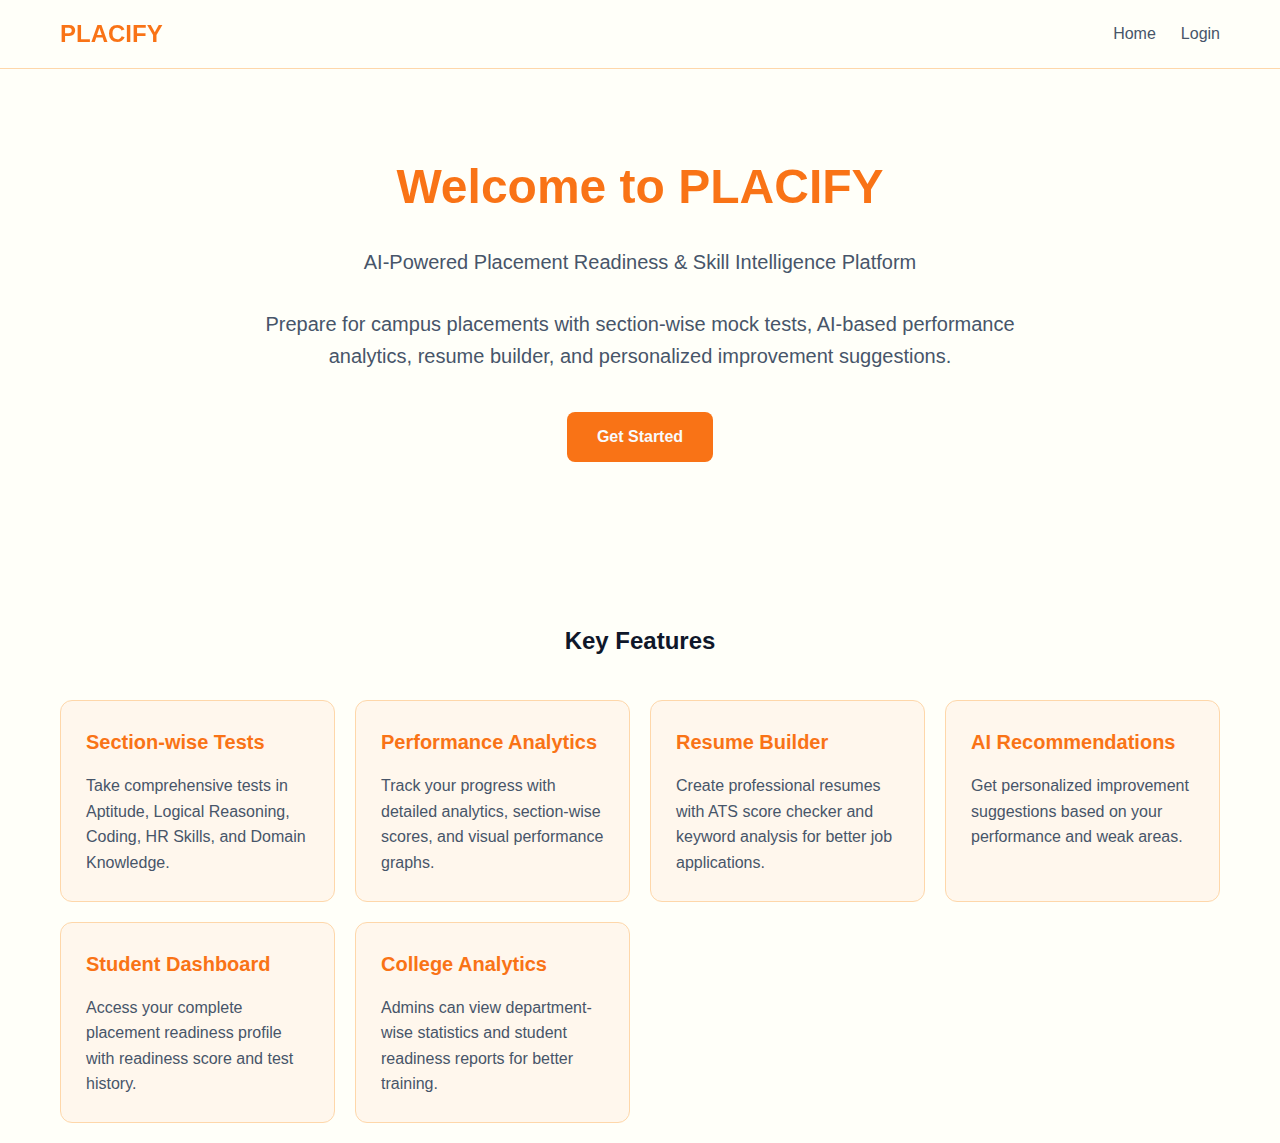
<file: templates/index.html>
<!DOCTYPE html>
<html lang="en">
<head>
    <meta charset="UTF-8">
    <meta name="viewport" content="width=device-width, initial-scale=1.0">
    <title>PLACIFY - AI-Powered Placement Readiness Platform</title>
    <link rel="stylesheet" href="/static/css/style.css">
</head>
<body>
    <nav class="navbar">
        <div class="nav-content">
            <div class="logo">PLACIFY</div>
            <ul class="nav-links">
                <li><a href="/">Home</a></li>
                <li><a href="/login">Login</a></li>
            </ul>
        </div>
    </nav>

    <div class="hero">
        <h1>Welcome to PLACIFY</h1>
        <p>AI-Powered Placement Readiness & Skill Intelligence Platform</p>
        <p style="color: var(--text-secondary); max-width: 800px; margin: 20px auto;">
            Prepare for campus placements with section-wise mock tests, 
            AI-based performance analytics, resume builder, and personalized improvement suggestions.
        </p>
        <div style="margin-top: 40px;">
            <a href="/login" class="btn btn-primary">Get Started</a>
        </div>
    </div>

    <div class="container">
        <h2 style="text-align: center; margin: 60px 0 40px;">Key Features</h2>
        
        <div class="grid grid-3">
            <div class="card">
                <div class="card-header">Section-wise Tests</div>
                <div class="card-body">
                    Take comprehensive tests in Aptitude, Logical Reasoning, Coding, HR Skills, and Domain Knowledge.
                </div>
            </div>
            
            <div class="card">
                <div class="card-header">Performance Analytics</div>
                <div class="card-body">
                    Track your progress with detailed analytics, section-wise scores, and visual performance graphs.
                </div>
            </div>
            
            <div class="card">
                <div class="card-header">Resume Builder</div>
                <div class="card-body">
                    Create professional resumes with ATS score checker and keyword analysis for better job applications.
                </div>
            </div>
            
            <div class="card">
                <div class="card-header">AI Recommendations</div>
                <div class="card-body">
                    Get personalized improvement suggestions based on your performance and weak areas.
                </div>
            </div>
            
            <div class="card">
                <div class="card-header">Student Dashboard</div>
                <div class="card-body">
                    Access your complete placement readiness profile with readiness score and test history.
                </div>
            </div>
            
            <div class="card">
                <div class="card-header">College Analytics</div>
                <div class="card-body">
                    Admins can view department-wise statistics and student readiness reports for better training.
                </div>
            </div>
        </div>
    </div>

    <script src="/static/js/app.js"></script>
</body>
</html>
</file>
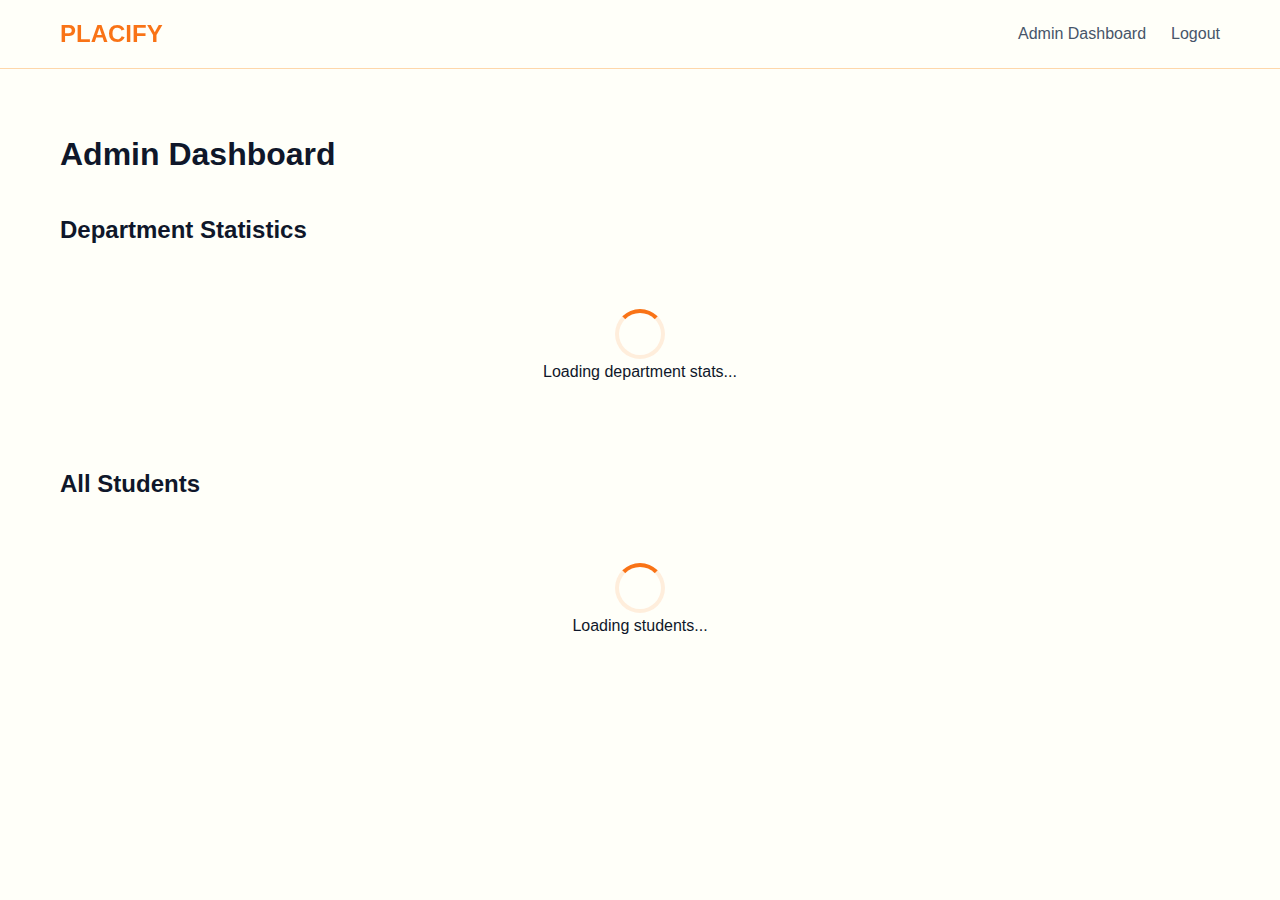
<file: templates/admin.html>
<!DOCTYPE html>
<html lang="en">
<head>
    <meta charset="UTF-8">
    <meta name="viewport" content="width=device-width, initial-scale=1.0">
    <title>Admin Dashboard - PLACIFY</title>
    <link rel="stylesheet" href="/static/css/style.css">
</head>
<body>
    <nav class="navbar">
        <div class="nav-content">
            <div class="logo">PLACIFY</div>
            <ul class="nav-links">
                <li><a href="/admin">Admin Dashboard</a></li>
                <li><a href="#" onclick="handleLogout()">Logout</a></li>
            </ul>
        </div>
    </nav>

    <div class="container">
        <h1 style="margin: 40px 0 30px;">Admin Dashboard</h1>
        
        <h2 style="margin: 30px 0 20px;">Department Statistics</h2>
        <div id="department-stats" class="grid grid-3">
            <div class="loading">
                <div class="spinner"></div>
                <p>Loading department stats...</p>
            </div>
        </div>
        
        <h2 style="margin: 40px 0 20px;">All Students</h2>
        <div id="students-table">
            <div class="loading">
                <div class="spinner"></div>
                <p>Loading students...</p>
            </div>
        </div>
    </div>

    <script src="/static/js/app.js"></script>
</body>
</html>
</file>
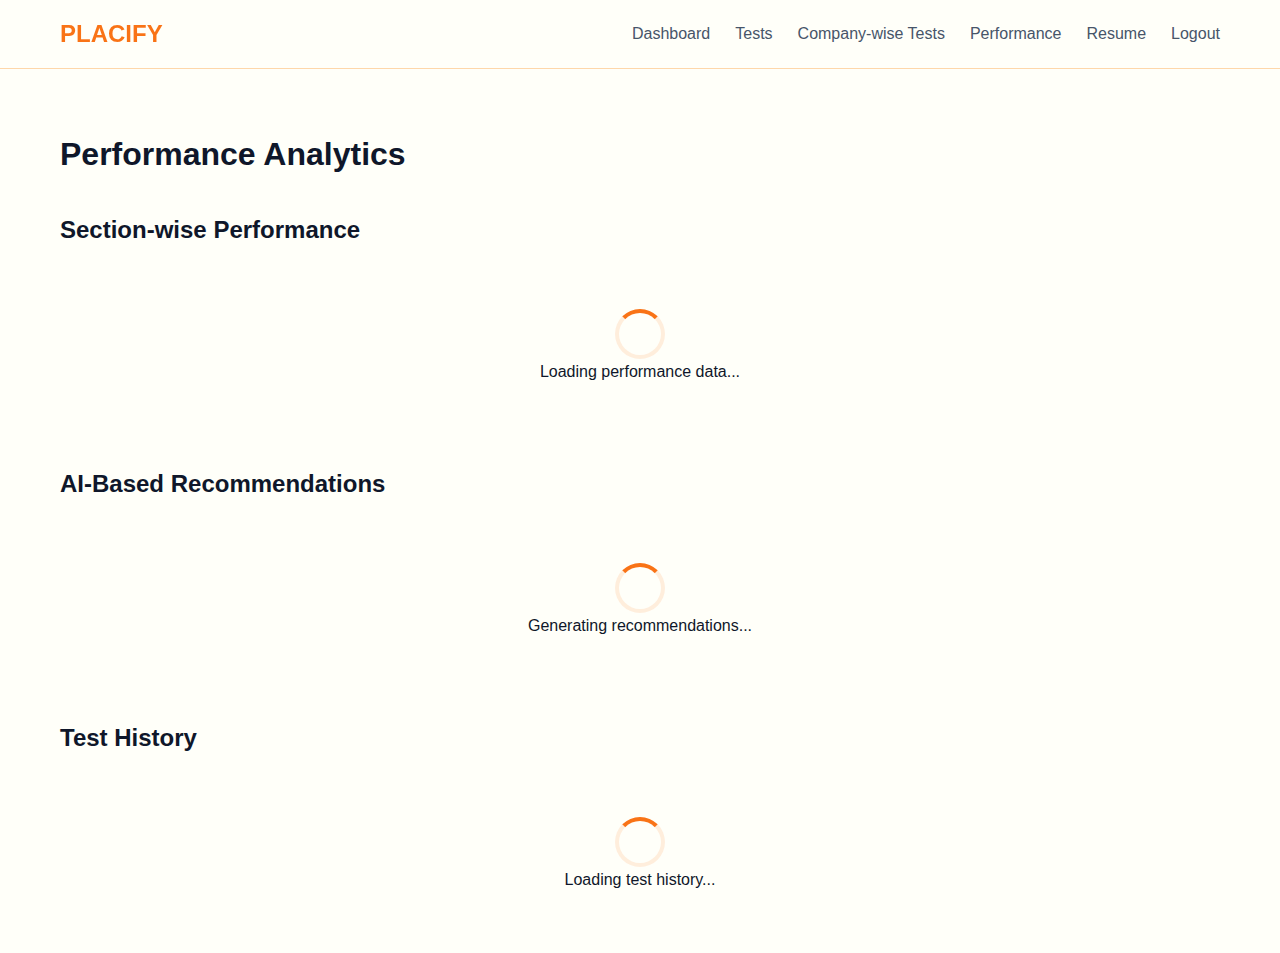
<file: templates/dashboard.html>
<!DOCTYPE html>
<html lang="en">
<head>
    <meta charset="UTF-8">
    <meta name="viewport" content="width=device-width, initial-scale=1.0">
    <title>Performance Dashboard - PLACIFY</title>
    <link rel="stylesheet" href="/static/css/style.css">
</head>
<body>
    <nav class="navbar">
        <div class="nav-content">
            <div class="logo">PLACIFY</div>
            <ul class="nav-links">
                <li><a href="/student">Dashboard</a></li>
                <li><a href="/tests">Tests</a></li>
                <li><a href="/company-tests">Company-wise Tests</a></li>
                <li><a href="/dashboard">Performance</a></li>
                <li><a href="/resume">Resume</a></li>
                <li><a href="#" onclick="handleLogout()">Logout</a></li>
            </ul>
        </div>
    </nav>

    <div class="container">
        <h1 style="margin: 40px 0 30px;">Performance Analytics</h1>
        
        <h2 style="margin: 30px 0 20px;">Section-wise Performance</h2>
        <div id="performance-chart" class="grid grid-2">
            <div class="loading">
                <div class="spinner"></div>
                <p>Loading performance data...</p>
            </div>
        </div>
        
        <h2 style="margin: 40px 0 20px;">AI-Based Recommendations</h2>
        <div id="ai-recommendations" class="grid grid-2">
            <div class="loading">
                <div class="spinner"></div>
                <p>Generating recommendations...</p>
            </div>
        </div>
        
        <h2 style="margin: 40px 0 20px;">Test History</h2>
        <div id="scores-table">
            <div class="loading">
                <div class="spinner"></div>
                <p>Loading test history...</p>
            </div>
        </div>
    </div>

    <script src="/static/js/app.js"></script>
</body>
</html>
</file>
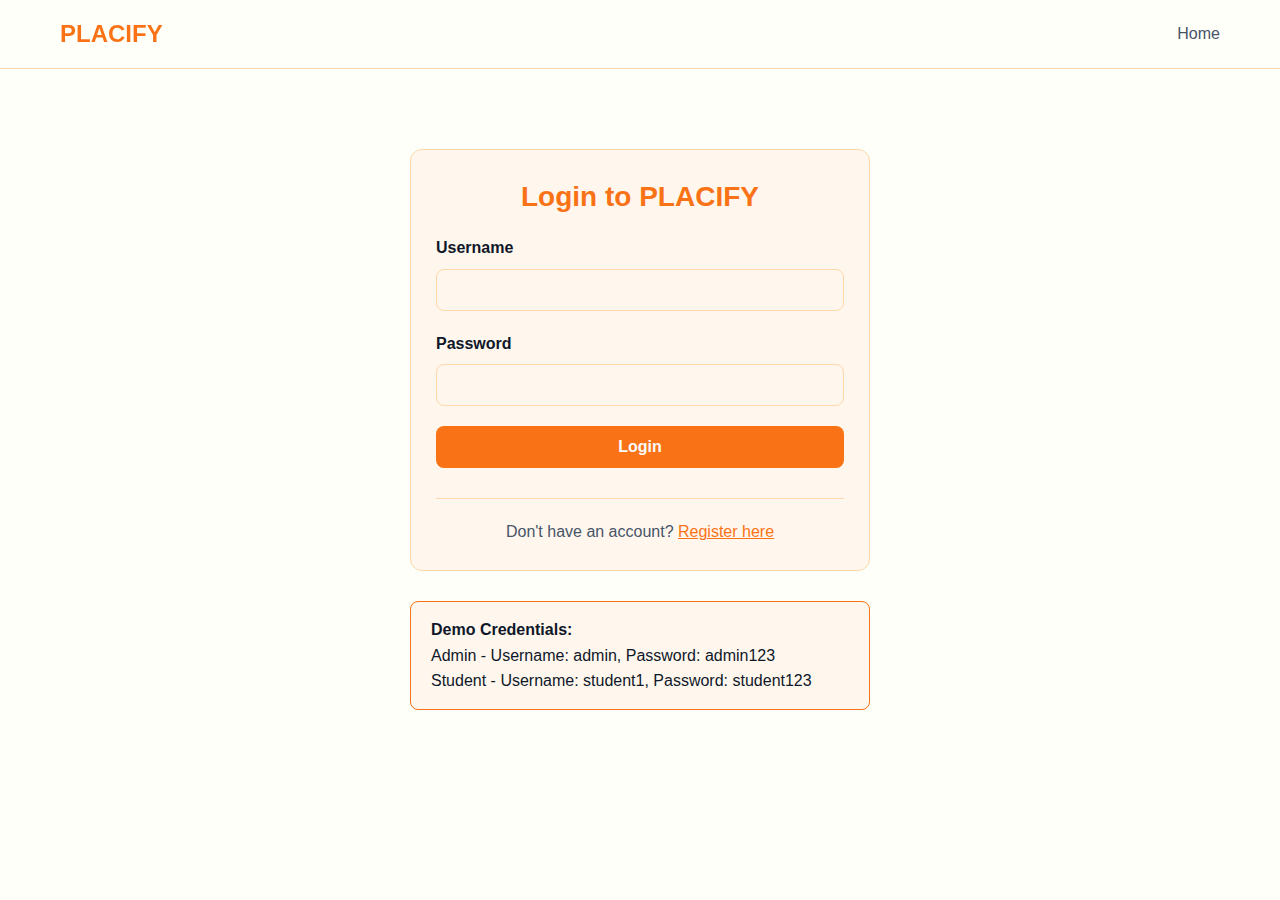
<file: templates/login.html>
<!DOCTYPE html>
<html lang="en">
<head>
    <meta charset="UTF-8">
    <meta name="viewport" content="width=device-width, initial-scale=1.0">
    <title>Login - PLACIFY</title>
    <link rel="stylesheet" href="/static/css/style.css">
</head>
<body>
    <nav class="navbar">
        <div class="nav-content">
            <div class="logo">PLACIFY</div>
            <ul class="nav-links">
                <li><a href="/">Home</a></li>
            </ul>
        </div>
    </nav>

    <div class="container" style="max-width: 500px; margin-top: 60px;">
        <div class="card">
            <div class="card-header" style="text-align: center; font-size: 28px;">Login to PLACIFY</div>
            
            <form id="login-form" onsubmit="handleLogin(event)">
                <div class="form-group">
                    <label class="form-label">Username</label>
                    <input type="text" id="username" class="form-input" required>
                </div>
                
                <div class="form-group">
                    <label class="form-label">Password</label>
                    <input type="password" id="password" class="form-input" required>
                </div>
                
                <button type="submit" class="btn btn-primary" style="width: 100%;">Login</button>
            </form>
            
            <div style="margin-top: 30px; padding-top: 20px; border-top: 1px solid var(--border-color);">
                <p style="text-align: center; color: var(--text-secondary);">
                    Don't have an account? <a href="#" onclick="showRegisterForm()" style="color: var(--primary-cyan);">Register here</a>
                </p>
            </div>
        </div>
        
        <div id="register-card" class="card" style="display: none; margin-top: 20px;">
            <div class="card-header" style="text-align: center; font-size: 28px;">Register</div>
            
            <form id="register-form" onsubmit="handleRegister(event)">
                <div class="form-group">
                    <label class="form-label">Full Name</label>
                    <input type="text" id="reg-fullname" class="form-input" required>
                </div>
                
                <div class="form-group">
                    <label class="form-label">Username</label>
                    <input type="text" id="reg-username" class="form-input" required>
                </div>
                
                <div class="form-group">
                    <label class="form-label">Email</label>
                    <input type="email" id="reg-email" class="form-input" required>
                </div>
                
                <div class="form-group">
                    <label class="form-label">Password</label>
                    <input type="password" id="reg-password" class="form-input" required>
                </div>
                
                <div class="form-group">
                    <label class="form-label">Department</label>
                    <select id="reg-department" class="form-select" required>
                        <option value="">Select Department</option>
                        <option value="Computer Science">Computer Science</option>
                        <option value="Information Technology">Information Technology</option>
                        <option value="Electronics">Electronics</option>
                        <option value="Mechanical">Mechanical</option>
                        <option value="Civil">Civil</option>
                        <option value="Other">Other</option>
                    </select>
                </div>
                
                <div class="form-group">
                    <label class="form-label">Year</label>
                    <select id="reg-year" class="form-select" required>
                        <option value="">Select Year</option>
                        <option value="1">1st Year</option>
                        <option value="2">2nd Year</option>
                        <option value="3">3rd Year</option>
                        <option value="4">4th Year</option>
                    </select>
                </div>
                
                <button type="submit" class="btn btn-primary" style="width: 100%;">Register</button>
            </form>
            
            <div style="margin-top: 20px; text-align: center;">
                <a href="#" onclick="hideRegisterForm()" style="color: var(--primary-cyan);">Back to Login</a>
            </div>
        </div>
        
        <div class="alert alert-info" style="margin-top: 30px;">
            <strong>Demo Credentials:</strong><br>
            Admin - Username: admin, Password: admin123<br>
            Student - Username: student1, Password: student123
        </div>
    </div>

    <script src="/static/js/app.js"></script>
    <script>
        function showRegisterForm() {
            document.getElementById('login-form').parentElement.style.display = 'none';
            document.getElementById('register-card').style.display = 'block';
        }
        
        function hideRegisterForm() {
            document.getElementById('login-form').parentElement.style.display = 'block';
            document.getElementById('register-card').style.display = 'none';
        }
    </script>
</body>
</html>
</file>
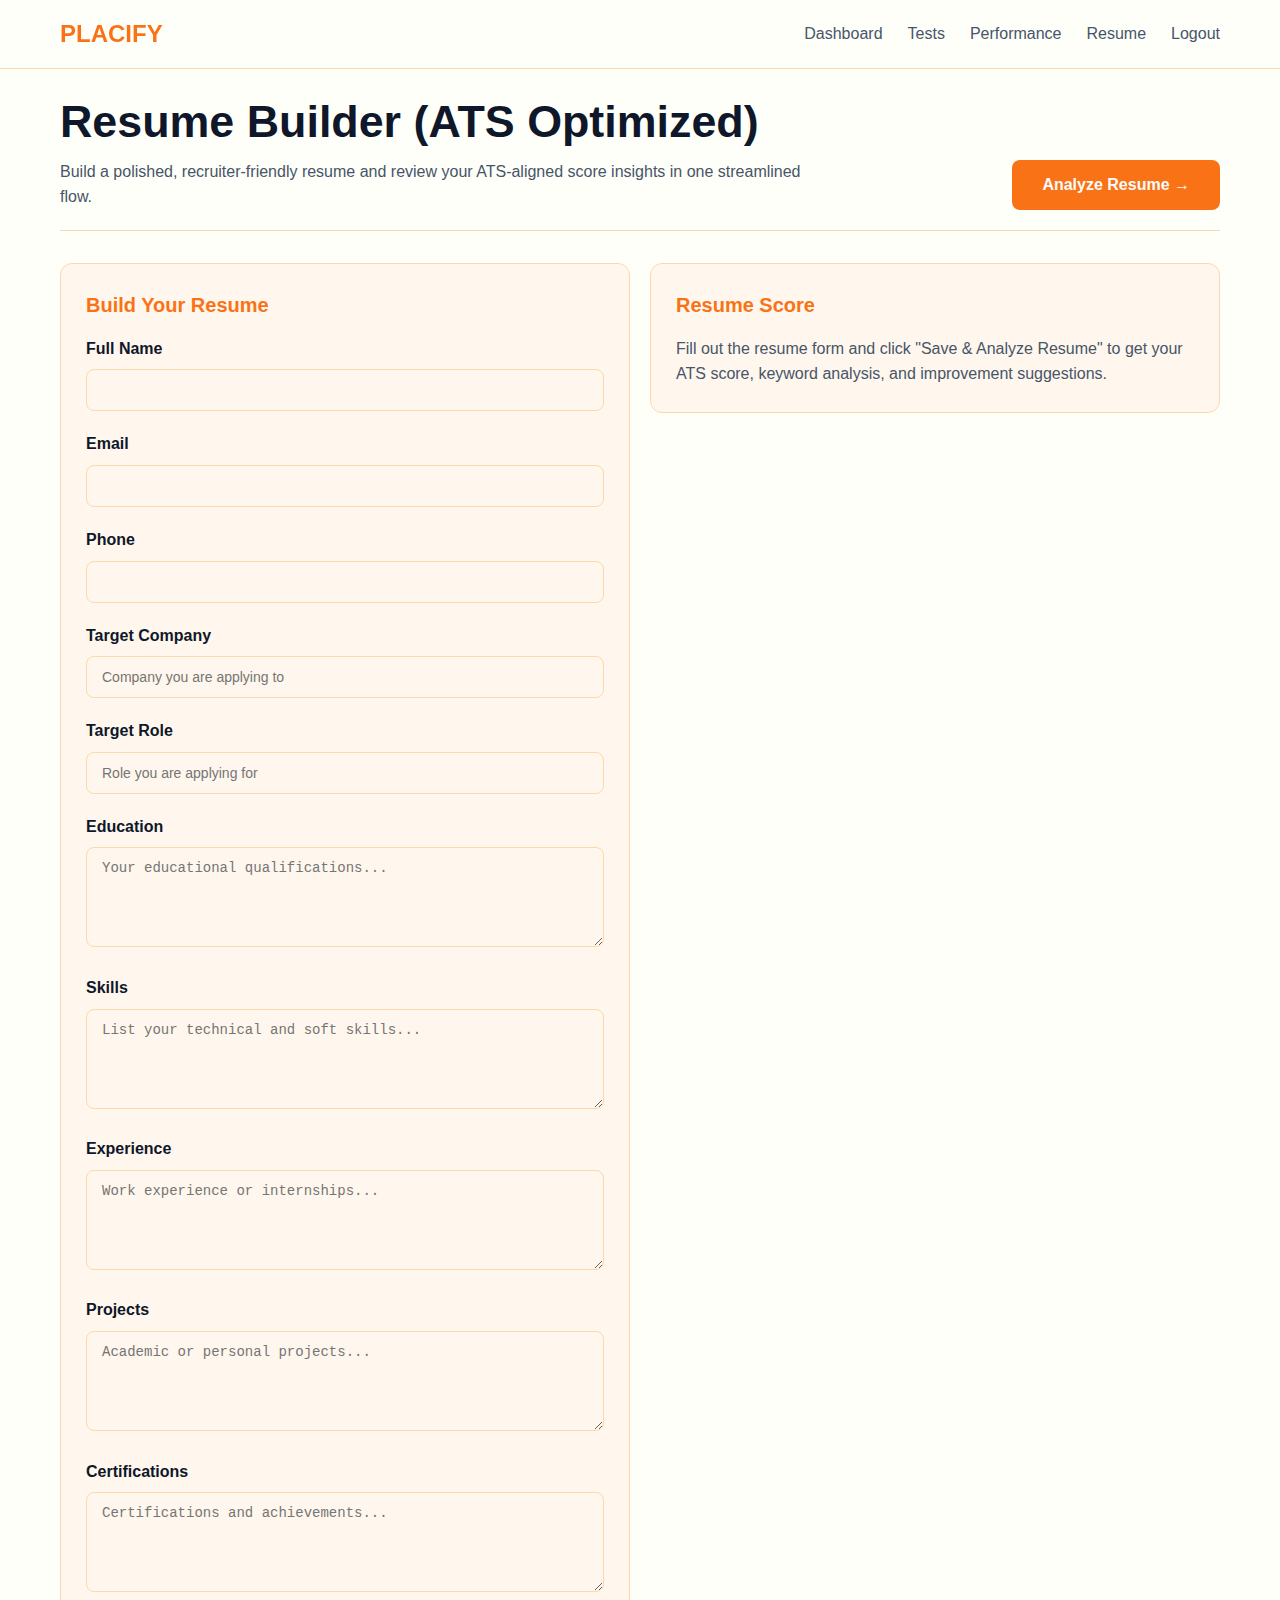
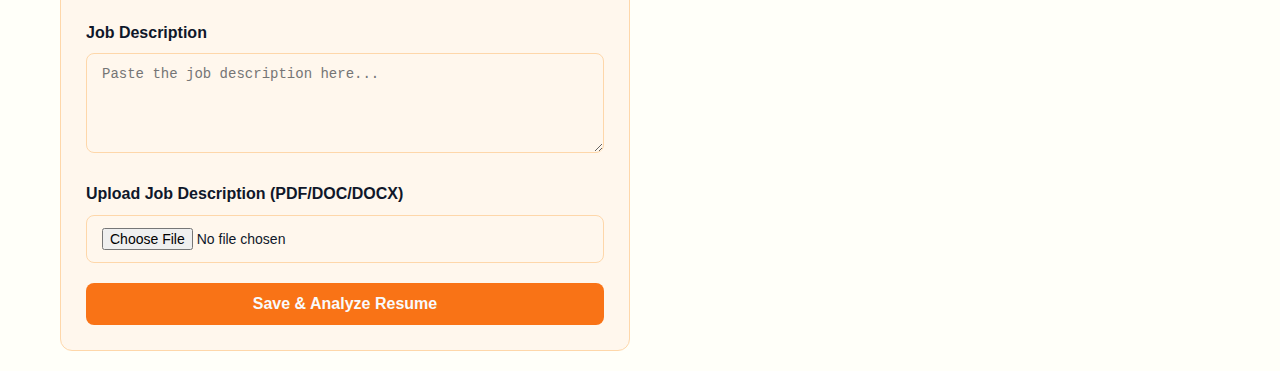
<file: templates/resume.html>
<!DOCTYPE html>
<html lang="en">
<head>
    <meta charset="UTF-8">
    <meta name="viewport" content="width=device-width, initial-scale=1.0">
    <title>Resume Builder - PLACIFY</title>
    <link rel="stylesheet" href="/static/css/style.css">
</head>
<body>
    <nav class="navbar">
        <div class="nav-content">
            <div class="logo">PLACIFY</div>
            <ul class="nav-links">
                <li><a href="/student">Dashboard</a></li>
                <li><a href="/tests">Tests</a></li>
                <li><a href="/dashboard">Performance</a></li>
                <li><a href="/resume">Resume</a></li>
                <li><a href="#" onclick="handleLogout()">Logout</a></li>
            </ul>
        </div>
    </nav>

    <div class="container resume-builder-page">
        <section class="resume-builder-hero">
            <div class="resume-builder-hero-copy">
                <h1>Resume Builder (ATS Optimized)</h1>
                <p>Build a polished, recruiter-friendly resume and review your ATS-aligned score insights in one streamlined flow.</p>
            </div>
            <div class="resume-builder-hero-actions">
                <a href="/resume-analyzer" class="btn btn-primary">Analyze Resume &rarr;</a>
            </div>
        </section>

        <div class="grid grid-2 resume-builder-layout">
            <div class="card">
                <div class="card-header">Build Your Resume</div>
                <div class="card-body">
                    <form id="resume-form" onsubmit="handleResumeSave(event)">
                        <div class="form-group">
                            <label class="form-label">Full Name</label>
                            <input type="text" id="full_name" class="form-input" required>
                        </div>
                        
                        <div class="form-group">
                            <label class="form-label">Email</label>
                            <input type="email" id="email" class="form-input" required>
                        </div>
                        
                        <div class="form-group">
                            <label class="form-label">Phone</label>
                            <input type="tel" id="phone" class="form-input" required>
                        </div>

                        <div class="form-group">
                            <label class="form-label">Target Company</label>
                            <input type="text" id="target_company" class="form-input" placeholder="Company you are applying to">
                        </div>

                        <div class="form-group">
                            <label class="form-label">Target Role</label>
                            <input type="text" id="target_role" class="form-input" placeholder="Role you are applying for">
                        </div>
                        
                        <div class="form-group">
                            <label class="form-label">Education</label>
                            <textarea id="education" class="form-textarea" placeholder="Your educational qualifications..." required></textarea>
                        </div>
                        
                        <div class="form-group">
                            <label class="form-label">Skills</label>
                            <textarea id="skills" class="form-textarea" placeholder="List your technical and soft skills..." required></textarea>
                        </div>
                        
                        <div class="form-group">
                            <label class="form-label">Experience</label>
                            <textarea id="experience" class="form-textarea" placeholder="Work experience or internships..."></textarea>
                        </div>
                        
                        <div class="form-group">
                            <label class="form-label">Projects</label>
                            <textarea id="projects" class="form-textarea" placeholder="Academic or personal projects..." required></textarea>
                        </div>
                        
                        <div class="form-group">
                            <label class="form-label">Certifications</label>
                            <textarea id="certifications" class="form-textarea" placeholder="Certifications and achievements..."></textarea>
                        </div>

                        <div class="form-group">
                            <label class="form-label">Job Description</label>
                            <textarea id="job_description" class="form-textarea" placeholder="Paste the job description here..."></textarea>
                        </div>

                        <div class="form-group">
                            <label class="form-label">Upload Job Description (PDF/DOC/DOCX)</label>
                            <input type="file" id="jd_file" class="form-input" accept=".pdf,.doc,.docx">
                        </div>
                        
                        <button type="submit" class="btn btn-primary" style="width: 100%;">
                            Save & Analyze Resume
                        </button>
                    </form>
                </div>
            </div>
            
            <div>
                <div id="resume-score">
                        <div class="card">
                            <div class="card-header">Resume Score</div>
                            <div class="card-body">
                                <p>Fill out the resume form and click "Save & Analyze Resume" to get your ATS score, keyword analysis, and improvement suggestions.</p>
                            </div>
                        </div>
                        <div id="resume-downloads" class="card mt-20 hidden">
                            <div class="card-header">Resume Download</div>
                            <div class="card-body resume-download-actions">
                                <p>Your ATS-optimized resume is ready to download using the existing generated file.</p>
                                <a id="download-pdf" href="#" class="btn btn-primary">Download Resume (ATS-Optimized PDF)</a>
                                <a id="download-doc" href="#" class="btn btn-secondary">Download DOC</a>
                            </div>
                        </div>
                    </div>
                </div>
            </div>
        </div>

    <script src="/static/js/app.js"></script>
</body>
</html>
</file>
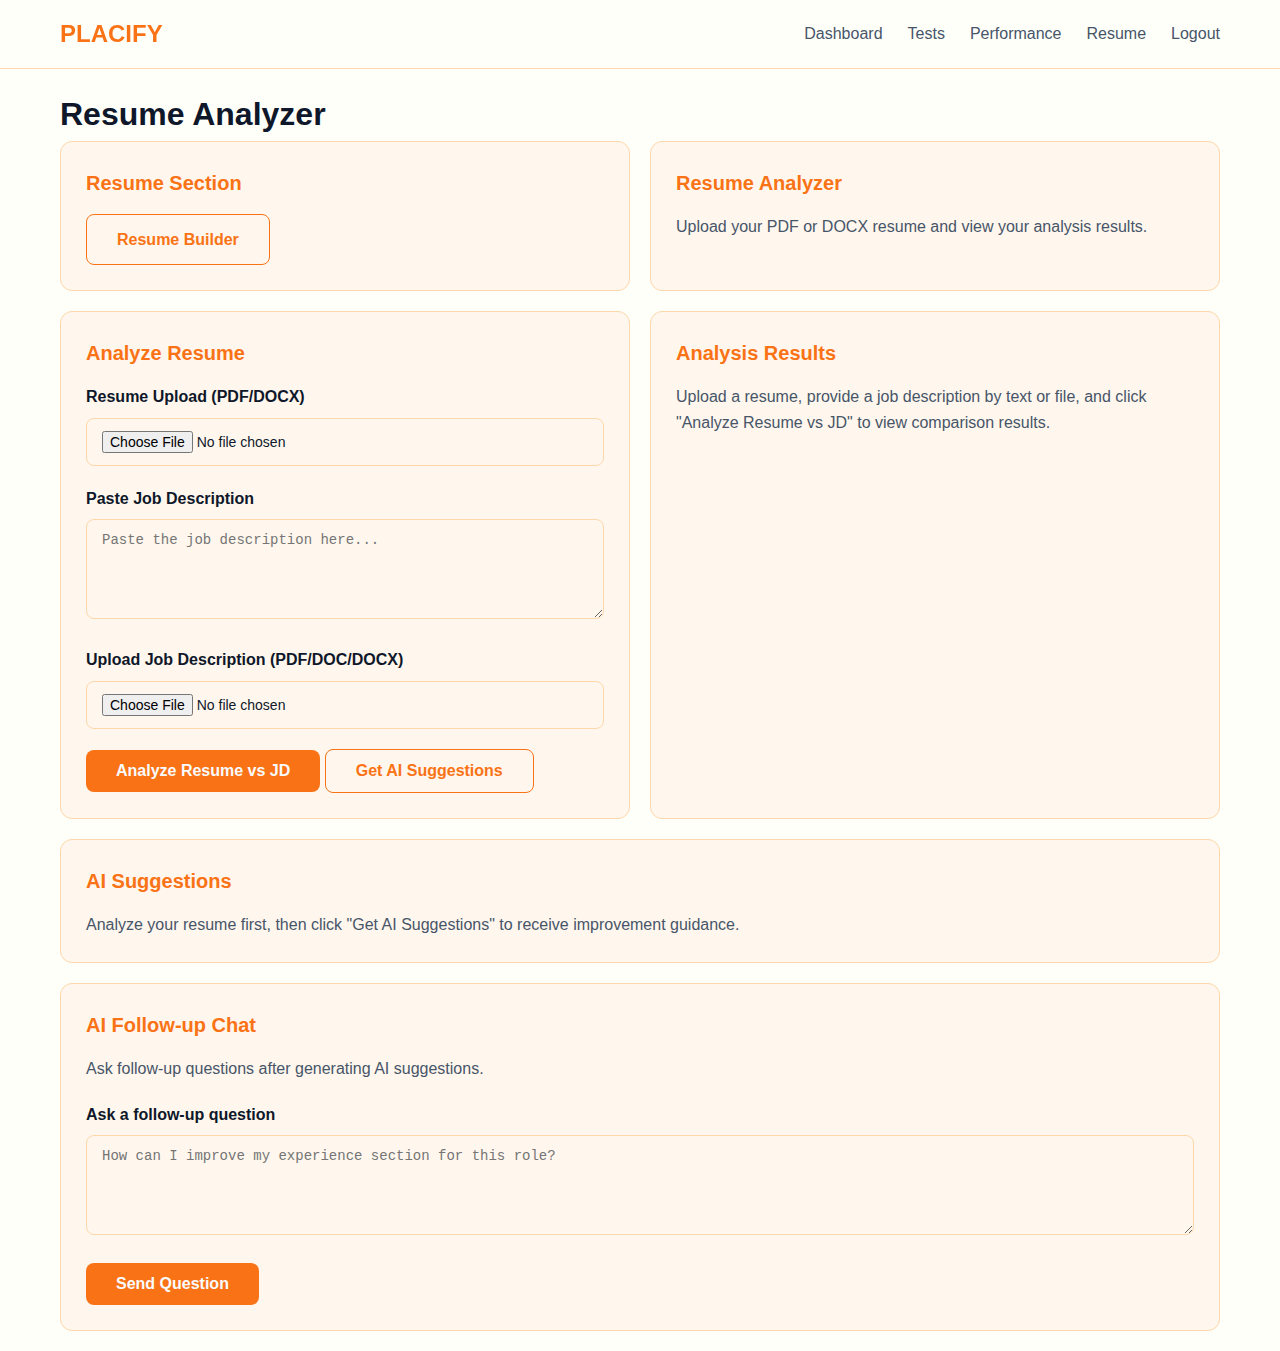
<file: templates/resume_analyzer.html>
<!DOCTYPE html>
<html lang="en">
<head>
    <meta charset="UTF-8">
    <meta name="viewport" content="width=device-width, initial-scale=1.0">
    <title>Resume Analyzer - PLACIFY</title>
    <link rel="stylesheet" href="/static/css/style.css">
</head>
<body>
    <nav class="navbar">
        <div class="nav-content">
            <div class="logo">PLACIFY</div>
            <ul class="nav-links">
                <li><a href="/student">Dashboard</a></li>
                <li><a href="/tests">Tests</a></li>
                <li><a href="/dashboard">Performance</a></li>
                <li><a href="/resume">Resume</a></li>
                <li><a href="#" onclick="handleLogout()">Logout</a></li>
            </ul>
        </div>
    </nav>

    <div class="container">
        <h1>Resume Analyzer</h1>

        <div class="grid grid-2 mb-20">
            <div class="card">
                <div class="card-header">Resume Section</div>
                <div class="card-body">
                    <a href="/resume" class="btn btn-secondary">Resume Builder</a>
                </div>
            </div>
            <div class="card">
                <div class="card-header">Resume Analyzer</div>
                <div class="card-body">
                    <p>Upload your PDF or DOCX resume and view your analysis results.</p>
                </div>
            </div>
        </div>

        <div class="grid grid-2">
            <div class="card">
                <div class="card-header">Analyze Resume</div>
                <div class="card-body">
                    <form id="resume-analyzer-form">
                        <div class="form-group">
                            <label for="resume_file" class="form-label">Resume Upload (PDF/DOCX)</label>
                            <input type="file" id="resume_file" name="resume_file" class="form-input" accept=".pdf,.docx" required>
                        </div>
                        <div class="form-group">
                            <label for="job_description" class="form-label">Paste Job Description</label>
                            <textarea id="job_description" name="job_description" class="form-textarea" placeholder="Paste the job description here..."></textarea>
                        </div>
                        <div class="form-group">
                            <label for="jd_file" class="form-label">Upload Job Description (PDF/DOC/DOCX)</label>
                            <input type="file" id="jd_file" name="jd_file" class="form-input" accept=".pdf,.doc,.docx">
                        </div>
                        <button type="submit" class="btn btn-primary">Analyze Resume vs JD</button>
                        <button type="button" id="resume-ai-button" class="btn btn-secondary">Get AI Suggestions</button>
                    </form>
                </div>
            </div>

            <div id="resume-analyzer-results" class="card">
                <div class="card-header">Analysis Results</div>
                <div class="card-body">
                    <p>Upload a resume, provide a job description by text or file, and click "Analyze Resume vs JD" to view comparison results.</p>
                </div>
            </div>
        </div>

        <div id="resume-ai-suggestions" class="card mt-20">
            <div class="card-header">AI Suggestions</div>
            <div class="card-body">
                <p>Analyze your resume first, then click "Get AI Suggestions" to receive improvement guidance.</p>
            </div>
        </div>

        <div class="card mt-20">
            <div class="card-header">AI Follow-up Chat</div>
            <div class="card-body">
                <div id="resume-ai-chat-messages">
                    <p>Ask follow-up questions after generating AI suggestions.</p>
                </div>
                <form id="resume-ai-chat-form" class="mt-20">
                    <div class="form-group">
                        <label for="resume-ai-question" class="form-label">Ask a follow-up question</label>
                        <textarea id="resume-ai-question" class="form-textarea" placeholder="How can I improve my experience section for this role?"></textarea>
                    </div>
                    <button type="submit" class="btn btn-primary">Send Question</button>
                </form>
            </div>
        </div>
    </div>

    <script src="/static/js/app.js"></script>
</body>
</html>
</file>
<file: static/css/style.css>
/* PLACIFY - AI-Powered Placement Platform Styles */

/* CSS Variables for Theme */
:root {
  --bg-main: #fffff9;
  --bg-card: #fff7ed;
  --border-color: #fed7aa;
  --text-primary: #0f172a;
  --text-secondary: #475569;
  --accent-orange: #f97316;
  --primary-cyan: var(--accent-orange);
  --primary-purple: var(--accent-orange);
  --dark-bg: var(--bg-main);
  --card-bg: var(--bg-card);
  --accent-green: var(--accent-orange);
  --accent-red: var(--accent-orange);
  --hover-accent: var(--accent-orange);
  --muted-color: var(--border-color);
  --disabled-text: var(--text-secondary);
  --surface-white: var(--bg-card);
  --surface-muted: var(--bg-card);
  --surface-elevated: var(--bg-card);
  --surface-accent-soft: rgba(249, 115, 22, 0.12);
  --surface-row-hover: var(--bg-card);
  --surface-danger: var(--bg-card);
  --overlay-color: rgba(15, 23, 42, 0.35);
  --shadow-soft: 0 8px 20px rgba(249, 115, 22, 0.18);
  --shadow-card: 0 8px 22px rgba(15, 23, 42, 0.06);
  --shadow-modal: 0 20px 50px rgba(15, 23, 42, 0.12);
  --focus-ring: 0 0 0 3px rgba(249, 115, 22, 0.16);
  --spinner-track: rgba(249, 115, 22, 0.12);
  --text-on-accent: #f8fafc;
}

body.dark-mode {
  --bg-main: #020617;
  --bg-card: #020617;
  --border-color: #1e293b;
  --text-primary: #f8fafc;
  --text-secondary: #cbd5e1;
  --accent-orange: #f97316;
  --primary-cyan: var(--accent-orange);
  --primary-purple: var(--accent-orange);
  --dark-bg: var(--bg-main);
  --card-bg: var(--bg-card);
  --accent-green: var(--accent-orange);
  --accent-red: var(--accent-orange);
  --hover-accent: var(--accent-orange);
  --muted-color: var(--border-color);
  --disabled-text: var(--text-secondary);
  --surface-white: var(--bg-card);
  --surface-muted: var(--bg-card);
  --surface-elevated: var(--bg-card);
  --surface-accent-soft: rgba(249, 115, 22, 0.18);
  --surface-row-hover: rgba(30, 41, 59, 0.55);
  --surface-danger: rgba(30, 41, 59, 0.65);
  --overlay-color: rgba(2, 6, 23, 0.78);
  --shadow-soft: 0 8px 20px rgba(2, 6, 23, 0.3);
  --shadow-card: 0 8px 22px rgba(2, 6, 23, 0.24);
  --shadow-modal: 0 20px 50px rgba(2, 6, 23, 0.45);
  --focus-ring: 0 0 0 3px rgba(249, 115, 22, 0.22);
  --spinner-track: rgba(30, 41, 59, 0.9);
  --text-on-accent: #f8fafc;
}

/* Reset and Base Styles */
* {
  margin: 0;
  padding: 0;
  box-sizing: border-box;
}

body {
  font-family: "Segoe UI", Tahoma, Geneva, Verdana, sans-serif;
  background: var(--dark-bg);
  color: var(--text-primary);
  min-height: 100vh;
  line-height: 1.6;
}

/* Container */
.container {
  max-width: 1200px;
  margin: 0 auto;
  padding: 20px;
}

/* Timer Styling */
#timer-container-elements {
  display: flex;
  flex-direction: column;   /* top to bottom */
  align-items: flex-start; /* left aligned */
    
}
.timer-container {
    position: sticky;
    top: 80px;
    z-index: 100;
    background: var(--surface-white);
    border: 2px solid var(--primary-cyan);
    padding: 12px 20px;
    border-radius: 8px;
    display: flex;
    justify-content: space-between;
    align-items: center;
    font-size: 1.1rem;
    margin-bottom: 20px;
}
.questions-container {
    width: 100%;
    max-width: 100%;
}

.submit-container {
    position: fixed;
    bottom: 20px;
    right: 30px;
    z-index: 200;
}

/* ===== HIDE / SHOW ===== */
.hidden {
    display: none;
}

.timer-warning {
    border-color: var(--accent-red);
    color: var(--accent-red);
    animation: pulse 1s infinite;
}

@keyframes pulse {
    0% { transform: scale(1); }
    50% { transform: scale(1.02); }
    100% { transform: scale(1); }
}

.test-footer {
    margin: 40px 0;
    padding: 30px;
    border-top: 1px solid var(--border-color);
    text-align: center;
}


/* Navigation Bar */
.navbar {
  background: var(--bg-main);
  backdrop-filter: blur(10px);
  padding: 15px 0;
  border-bottom: 1px solid var(--border-color);
  position: sticky;
  top: 0;
  z-index: 1000;
}

.nav-content {
  max-width: 1200px;
  margin: 0 auto;
  padding: 0 20px;
  display: flex;
  justify-content: space-between;
  align-items: center;
}

.logo {
  font-size: 24px;
  font-weight: bold;
  background: linear-gradient(90deg, var(--primary-cyan), var(--primary-purple));
  -webkit-background-clip: text;
  -webkit-text-fill-color: transparent;
  background-clip: text;
}

.nav-links {
  display: flex;
  gap: 25px;
  list-style: none;
}

.nav-links a {
  color: var(--text-secondary);
  text-decoration: none;
  transition: color 0.3s;
  font-weight: 500;
  border-bottom: 2px solid transparent;
  padding-bottom: 4px;
}

.nav-links a.active,
.nav-links a[aria-current="page"] {
  color: var(--primary-cyan);
  border-bottom-color: var(--primary-cyan);
}

.nav-links a:hover {
  color: var(--primary-cyan);
}

.theme-toggle-item {
  display: flex;
  align-items: center;
}

.theme-toggle {
  padding: 8px 14px;
  border: 1px solid var(--border-color);
  border-radius: 999px;
  background: var(--bg-card);
  color: var(--text-primary);
  font: inherit;
  font-weight: 600;
  cursor: pointer;
  transition: background 0.3s, color 0.3s, border-color 0.3s, box-shadow 0.3s;
}

.theme-toggle:hover {
  border-color: var(--accent-orange);
  color: var(--accent-orange);
}

.theme-toggle:focus-visible {
  outline: none;
  box-shadow: var(--focus-ring);
}

/* Buttons */
.btn {
  padding: 12px 30px;
  border: none;
  border-radius: 8px;
  font-size: 16px;
  font-weight: 600;
  cursor: pointer;
  transition: all 0.3s;
  text-decoration: none;
  display: inline-block;
}

.btn-primary {
  background: var(--primary-cyan);
  color: var(--text-on-accent);
}

.btn-primary:hover {
  background: var(--primary-purple);
  box-shadow: var(--shadow-soft);
}

.btn-secondary {
  background: var(--surface-white);
  border: 1px solid var(--primary-cyan);
  color: var(--primary-cyan);
}

.btn-secondary:hover {
  background: var(--card-bg);
  color: var(--primary-purple);
  border-color: var(--primary-purple);
}

.btn-success {
  background: var(--primary-cyan);
  color: var(--text-on-accent);
}

.btn-danger {
  background: var(--primary-purple);
  color: var(--text-on-accent);
}

.btn:disabled,
.btn[disabled] {
  background: var(--muted-color);
  color: var(--disabled-text);
  border-color: var(--muted-color);
  cursor: not-allowed;
  box-shadow: none;
}

.btn:disabled:hover,
.btn[disabled]:hover {
  background: var(--muted-color);
  color: var(--disabled-text);
  border-color: var(--muted-color);
  box-shadow: none;
}

/* Cards */
.card {
  background: var(--card-bg);
  border-radius: 12px;
  padding: 25px;
  border: 1px solid var(--border-color);
  transition: all 0.3s;
}

.card:hover {
  border-color: var(--primary-cyan);
  box-shadow: var(--shadow-card);
}

.card-header {
  font-size: 20px;
  font-weight: 700;
  margin-bottom: 15px;
  color: var(--primary-cyan);
}

.card-body {
  color: var(--text-secondary);
}

/* Grid Layout */
.grid {
  display: grid;
  gap: 20px;
}

.grid-2 {
  grid-template-columns: repeat(auto-fit, minmax(300px, 1fr));
}

.grid-3 {
  grid-template-columns: repeat(auto-fit, minmax(250px, 1fr));
}

.grid-4 {
  grid-template-columns: repeat(auto-fit, minmax(200px, 1fr));
}

/* Forms */
.form-group {
  margin-bottom: 20px;
}

.form-label {
  display: block;
  margin-bottom: 8px;
  font-weight: 600;
  color: var(--text-primary);
}

.form-input,
.form-textarea,
.form-select {
  width: 100%;
  padding: 12px 15px;
  background: var(--surface-white);
  border: 1px solid var(--border-color);
  border-radius: 8px;
  color: var(--text-primary);
  font-size: 14px;
  transition: all 0.3s;
}

.form-input:focus,
.form-textarea:focus,
.form-select:focus {
  outline: none;
  border-color: var(--primary-cyan);
  box-shadow: var(--focus-ring);
}

.form-textarea {
  min-height: 100px;
  resize: vertical;
}

/* Hero Section */
.hero {
  text-align: center;
  padding: 80px 20px;
}

.hero h1 {
  font-size: 48px;
  margin-bottom: 20px;
  background: linear-gradient(90deg, var(--primary-cyan), var(--primary-purple));
  -webkit-background-clip: text;
  -webkit-text-fill-color: transparent;
  background-clip: text;
}

.hero p {
  font-size: 20px;
  color: var(--text-secondary);
  margin-bottom: 30px;
}

/* Dashboard Stats */
.stats-grid {
  display: grid;
  grid-template-columns: repeat(auto-fit, minmax(200px, 1fr));
  gap: 20px;
  margin-bottom: 30px;
}

.stat-card {
  background: var(--card-bg);
  padding: 20px;
  border-radius: 12px;
  text-align: center;
  border: 1px solid var(--border-color);
}

.stat-value {
  font-size: 36px;
  font-weight: bold;
  color: var(--primary-cyan);
}

.stat-label {
  color: var(--text-secondary);
  margin-top: 5px;
  font-size: 14px;
}

/* Test Question Card */
.question-card {
  width: 100%;
  background: var(--card-bg);
  padding: 25px;
  border-radius: 12px;
  margin-bottom: 20px;
  border: 1px solid var(--border-color);
}

.question-text {
  font-size: 18px;
  margin-bottom: 20px;
  color: var(--text-primary);
}

.options {
  width: 100%;
  display: flex;
  flex-direction: column;
  gap: 12px;
}

.option {
  padding: 15px;
  background: var(--surface-white);
  border: 2px solid var(--border-color);
  border-radius: 8px;
  cursor: pointer;
  transition: all 0.3s;
}

.option:hover {
  border-color: var(--primary-cyan);
  background: var(--card-bg);
}

.option.selected {
  border-color: var(--primary-cyan);
  background: var(--surface-accent-soft);
}

/* Score Display */
.score-display {
  text-align: center;
  padding: 40px;
  background: var(--card-bg);
  border-radius: 12px;
  border: 2px solid var(--primary-cyan);
}

.score-circle {
  width: 150px;
  height: 150px;
  border-radius: 50%;
  display: flex;
  align-items: center;
  justify-content: center;
  margin: 0 auto 20px;
  font-size: 48px;
  font-weight: bold;
  color: var(--text-on-accent);
  background: linear-gradient(135deg, var(--primary-cyan), var(--primary-purple));
}

/* Table */
.table {
  width: 100%;
  background: var(--surface-white);
  border-radius: 12px;
  overflow: hidden;
  border: 1px solid var(--border-color);
}

.table thead {
  background: var(--card-bg);
}

.table th,
.table td {
  padding: 15px;
  text-align: left;
  border-bottom: 1px solid var(--border-color);
}

.table th {
  color: var(--text-primary);
  font-weight: 600;
}

.table tr:last-child td {
  border-bottom: none;
}

.table tr:hover {
  background: var(--surface-row-hover);
}

/* Progress Bar */
.progress-bar {
  height: 30px;
  background: var(--surface-muted);
  border-radius: 15px;
  overflow: hidden;
  margin: 10px 0;
}

.progress-fill {
  height: 100%;
  background: linear-gradient(90deg, var(--primary-cyan), var(--hover-accent));
  transition: width 0.5s;
  display: flex;
  align-items: center;
  justify-content: center;
  font-weight: bold;
  font-size: 14px;
  color: var(--text-on-accent);
}

/* Loading Spinner */
.loading {
  text-align: center;
  padding: 40px;
}

.spinner {
  border: 4px solid var(--spinner-track);
  border-top: 4px solid var(--primary-cyan);
  border-radius: 50%;
  width: 50px;
  height: 50px;
  animation: spin 1s linear infinite;
  margin: 0 auto;
}

@keyframes spin {
  0% {
    transform: rotate(0deg);
  }
  100% {
    transform: rotate(360deg);
  }
}

/* Alert Messages */
.alert {
  padding: 15px 20px;
  border-radius: 8px;
  margin-bottom: 20px;
  font-weight: 500;
}

.alert-success {
  background: var(--card-bg);
  border: 1px solid var(--border-color);
  color: var(--text-primary);
}

.alert-error {
  background: var(--surface-danger);
  border: 1px solid var(--border-color);
  color: var(--primary-purple);
}

.alert-info {
  background: var(--card-bg);
  border: 1px solid var(--primary-cyan);
  color: var(--text-primary);
}

.status-pill {
  display: inline-flex;
  align-items: center;
  padding: 4px 12px;
  border-radius: 999px;
  font-size: 13px;
  font-weight: 600;
}

.status-open {
  background: var(--surface-white);
  color: var(--primary-cyan);
  border: 1px solid var(--border-color);
}

.status-attempted {
  background: var(--card-bg);
  color: var(--primary-cyan);
  border: 1px solid var(--border-color);
}

.modal-overlay {
  position: fixed;
  inset: 0;
  background: var(--overlay-color);
  display: flex;
  align-items: center;
  justify-content: center;
  padding: 20px;
  z-index: 1200;
}

.modal-card {
  width: min(440px, 100%);
  background: var(--surface-white);
  border: 1px solid var(--border-color);
  border-radius: 16px;
  padding: 24px;
  box-shadow: var(--shadow-modal);
}

.modal-actions {
  display: flex;
  gap: 12px;
  margin-top: 20px;
  justify-content: flex-end;
}

.resume-builder-page {
  padding-top: 28px;
}

.resume-builder-hero {
  display: flex;
  align-items: flex-end;
  justify-content: space-between;
  gap: 24px;
  margin-bottom: 32px;
  padding-bottom: 20px;
  border-bottom: 1px solid var(--border-color);
}

.resume-builder-hero-copy {
  max-width: 760px;
}

.resume-builder-hero h1 {
  margin: 0 0 12px;
  font-size: clamp(2rem, 4vw, 2.8rem);
  line-height: 1.1;
  color: var(--text-primary);
}

.resume-builder-hero p {
  margin: 0;
  color: var(--text-secondary);
  font-size: 1rem;
}

.resume-builder-hero-actions {
  display: flex;
  align-items: center;
  justify-content: flex-end;
}

.resume-builder-layout {
  align-items: start;
}

.resume-download-actions {
  display: flex;
  flex-direction: column;
  align-items: flex-start;
  gap: 14px;
}

.resume-download-actions p {
  margin: 0;
  color: var(--text-secondary);
}

.student-dashboard-page {
  padding-top: 28px;
}

.dashboard-hero {
  display: flex;
  align-items: flex-end;
  justify-content: space-between;
  gap: 24px;
  margin-bottom: 28px;
}

.dashboard-title {
  margin: 0 0 10px;
  font-size: clamp(2rem, 4vw, 2.8rem);
  line-height: 1.08;
  color: var(--text-primary);
}

.dashboard-subtitle {
  margin: 0;
  max-width: 760px;
  color: var(--text-secondary);
}

.dashboard-section {
  margin-bottom: 24px;
}

.dashboard-section-header {
  margin-bottom: 16px;
}

.dashboard-section-header h2 {
  margin: 0;
  font-size: 1.05rem;
  letter-spacing: 0.02em;
  text-transform: uppercase;
  color: var(--text-secondary);
}

.dashboard-stats-grid {
  margin-bottom: 0;
}

.dashboard-panels {
  display: grid;
  grid-template-columns: minmax(0, 1.8fr) minmax(280px, 0.95fr);
  gap: 20px;
  align-items: start;
}

.dashboard-actions-card,
.dashboard-activity-card {
  padding: 24px;
}

.dashboard-actions-card > .card-body,
.dashboard-activity-card > .card-body {
  padding: 0;
}

.dashboard-actions-grid {
  display: grid;
  grid-template-columns: repeat(3, minmax(0, 1fr));
  gap: 16px;
}

.dashboard-action-card {
  height: 100%;
  padding: 20px;
}

.dashboard-action-card .card-header {
  margin-bottom: 12px;
  font-size: 18px;
}

.dashboard-action-card .card-body {
  display: flex;
  flex-direction: column;
  height: 100%;
}

.dashboard-action-card .btn {
  margin-top: auto;
}

.dashboard-action-card-featured {
  border-color: var(--accent-orange);
  box-shadow: var(--shadow-card);
}

.dashboard-activity-card {
  min-height: 100%;
}

.dashboard-activity-body {
  max-height: 220px;
  overflow-y: auto;
  padding-right: 6px;
}

.dashboard-activity-body p:last-child {
  margin-bottom: 0;
}

@media (max-width: 1100px) {
  .dashboard-panels {
    grid-template-columns: 1fr;
  }

  .dashboard-actions-grid {
    grid-template-columns: repeat(2, minmax(0, 1fr));
  }
}

/* Responsive */
@media (max-width: 768px) {
  .hero h1 {
    font-size: 32px;
  }

  .hero p {
    font-size: 16px;
  }

  .nav-links {
    gap: 15px;
    font-size: 14px;
  }

  .stats-grid,
  .grid-2,
  .grid-3,
  .grid-4 {
    grid-template-columns: 1fr;
  }

  .modal-actions {
    flex-direction: column;
  }

  .resume-builder-hero {
    align-items: flex-start;
    flex-direction: column;
  }

  .resume-builder-hero-actions {
    width: 100%;
    justify-content: flex-start;
  }

  .dashboard-hero {
    align-items: flex-start;
  }

  .dashboard-panels {
    grid-template-columns: 1fr;
  }

  .dashboard-actions-grid {
    grid-template-columns: 1fr;
  }

  .dashboard-activity-body {
    max-height: none;
    overflow-y: visible;
    padding-right: 0;
  }
}

/* Utility Classes */
.text-center {
  text-align: center;
}
.text-right {
  text-align: right;
}
.mt-20 {
  margin-top: 20px;
}
.mb-20 {
  margin-bottom: 20px;
}
.hidden {
  display: none;
}
.flex {
  display: flex;
}
.flex-between {
  display: flex;
  justify-content: space-between;
  align-items: center;
}
.gap-10 {
  gap: 10px;
}
.gap-20 {
  gap: 20px;
}
</file>
